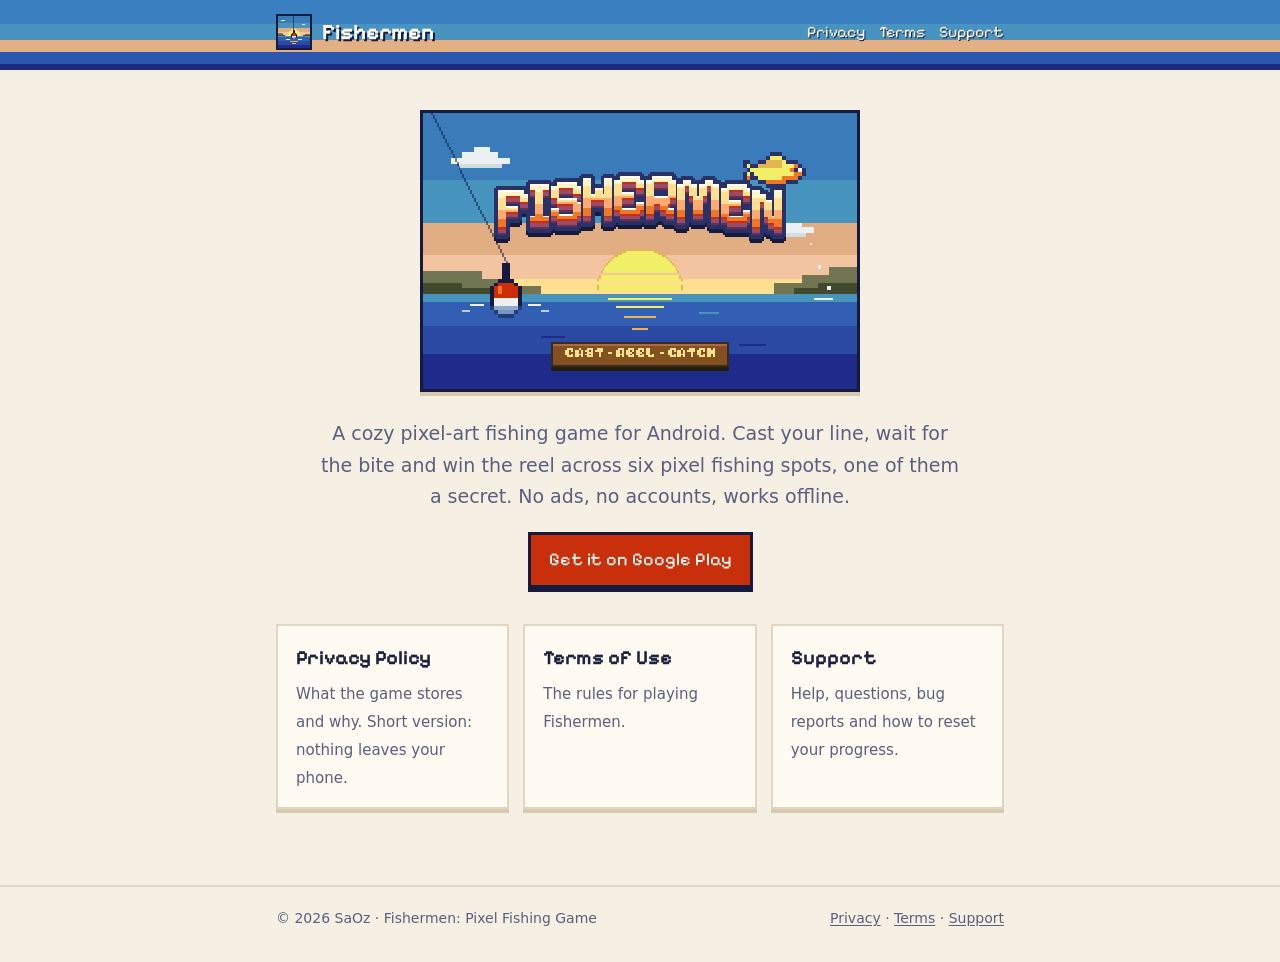
<file: docs/index.html>
<!doctype html>
<html lang="en">
<head>
<meta charset="utf-8">
<meta name="viewport" content="width=device-width, initial-scale=1">
<title>Fishermen: Pixel Fishing Game</title>
<meta name="description" content="A pixel-art fishing game for Android. Cast, wait for the bite, reel it in. Privacy policy, terms and support.">
<link rel="canonical" href="https://saidozaydin.github.io/fishermen-site/">
<link rel="icon" type="image/png" href="assets/img/icon_192.png">
<meta property="og:title" content="Fishermen: Pixel Fishing Game">
<meta property="og:description" content="A pixel-art fishing game for Android. Cast, wait for the bite, reel it in. Privacy policy, terms and support.">
<meta property="og:image" content="https://saidozaydin.github.io/fishermen-site/assets/img/icon_play_512.png">
<meta name="theme-color" content="#1e2a80">
<link rel="stylesheet" href="assets/site.css">
</head>
<body>
<header class="top">
  <div class="wrap">
    <a class="brand" href=""><img class="px" src="assets/img/icon_192.png" alt="" width="36" height="36">Fishermen</a>
    <nav class="links" aria-label="Main"><a href="privacy/">Privacy</a><a href="terms/">Terms</a><a href="support/">Support</a></nav>
  </div>
</header>
<main>
  <div class="wrap">
    <section class="hero">
      <img class="px" src="assets/img/logo_badge.png" alt="Fishermen: cast, reel, catch" width="440" height="280">
      <p>A cozy pixel-art fishing game for Android. Cast your line, wait for the bite and win the reel across six pixel fishing spots, one of them a secret. No ads, no accounts, works offline.</p>
      <a class="btn" href="https://play.google.com/store/apps/details?id=com.saoz.fishermen">Get it on Google Play</a>
    </section>

    <div class="tiles">
      <a class="tile" href="privacy/"><strong>Privacy Policy</strong><span>What the game stores and why. Short version: nothing leaves your phone.</span></a>
      <a class="tile" href="terms/"><strong>Terms of Use</strong><span>The rules for playing Fishermen.</span></a>
      <a class="tile" href="support/"><strong>Support</strong><span>Help, questions, bug reports and how to reset your progress.</span></a>
    </div>
  </div>
</main>
<footer>
  <div class="wrap">
    <span>&copy; 2026 SaOz &middot; Fishermen: Pixel Fishing Game</span>
    <span><a href="privacy/">Privacy</a> &middot; <a href="terms/">Terms</a> &middot; <a href="support/">Support</a></span>
  </div>
</footer>
</body>
</html>
</file>
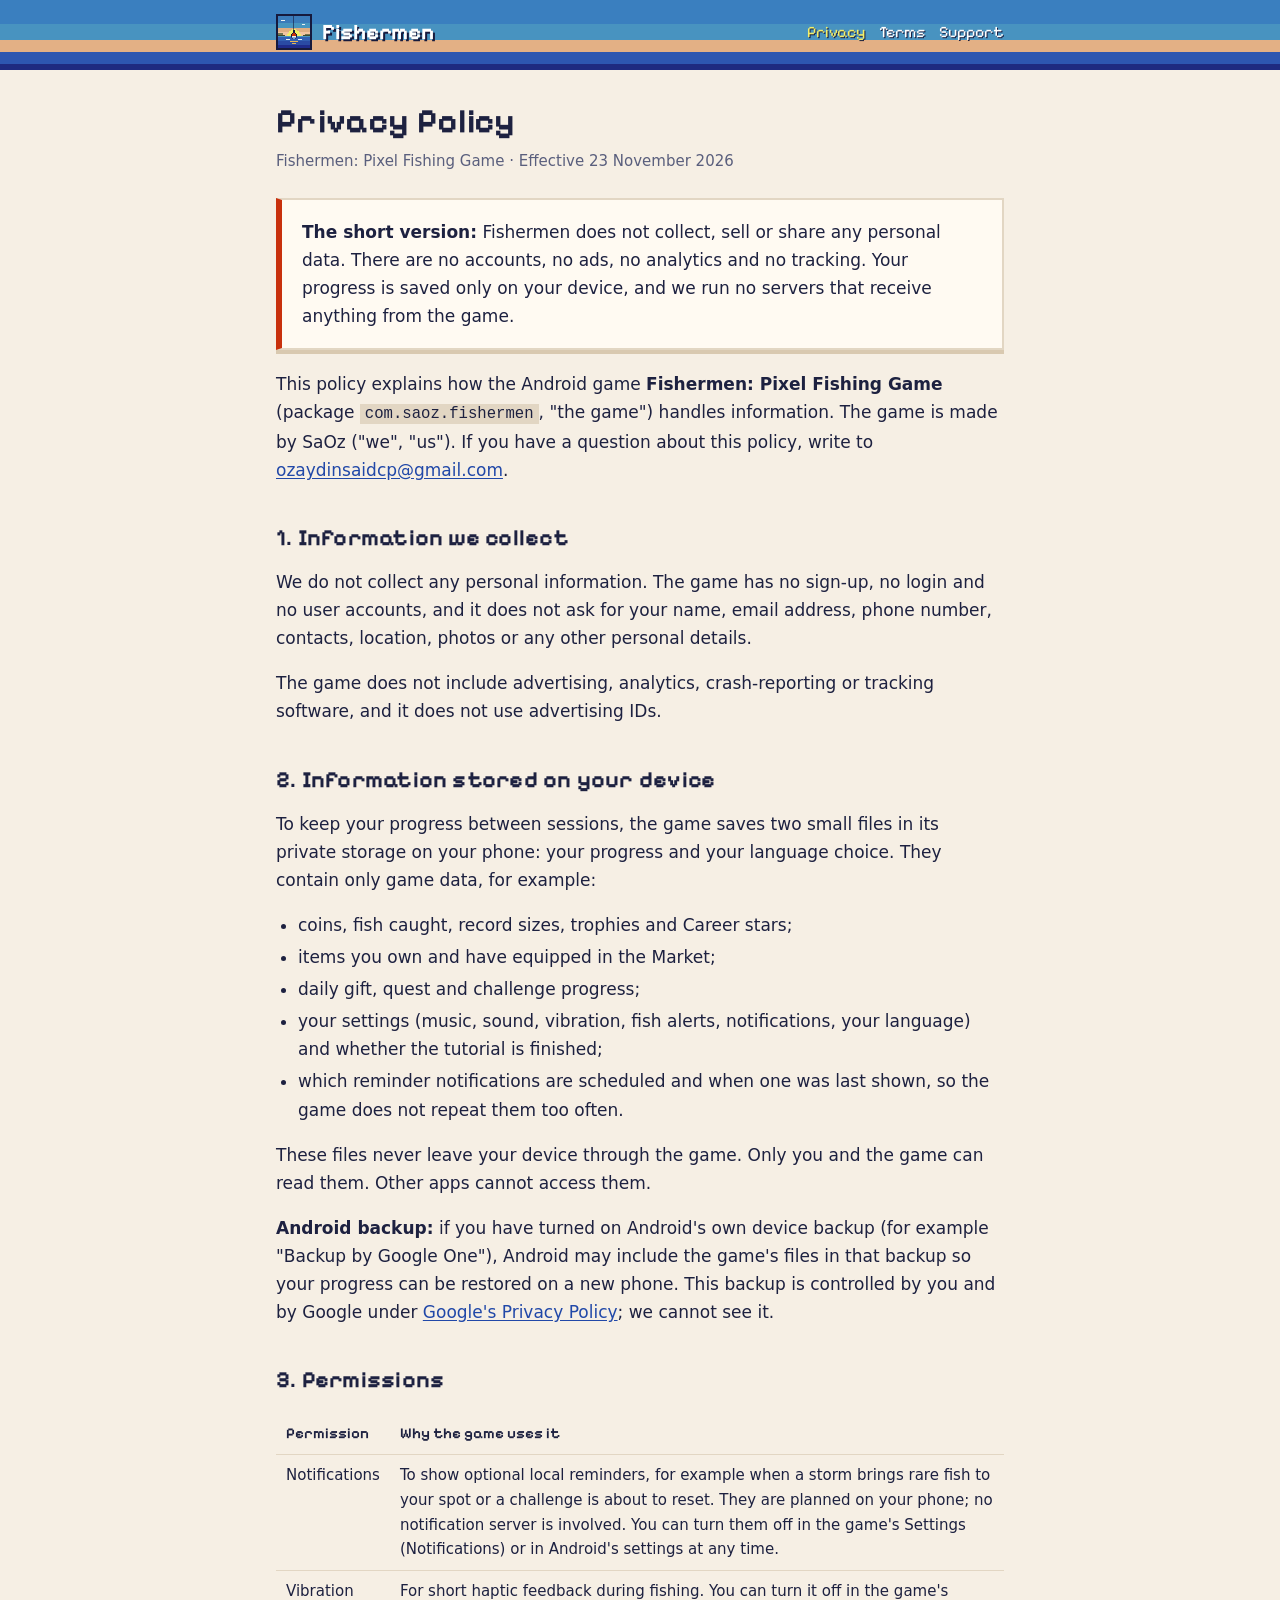
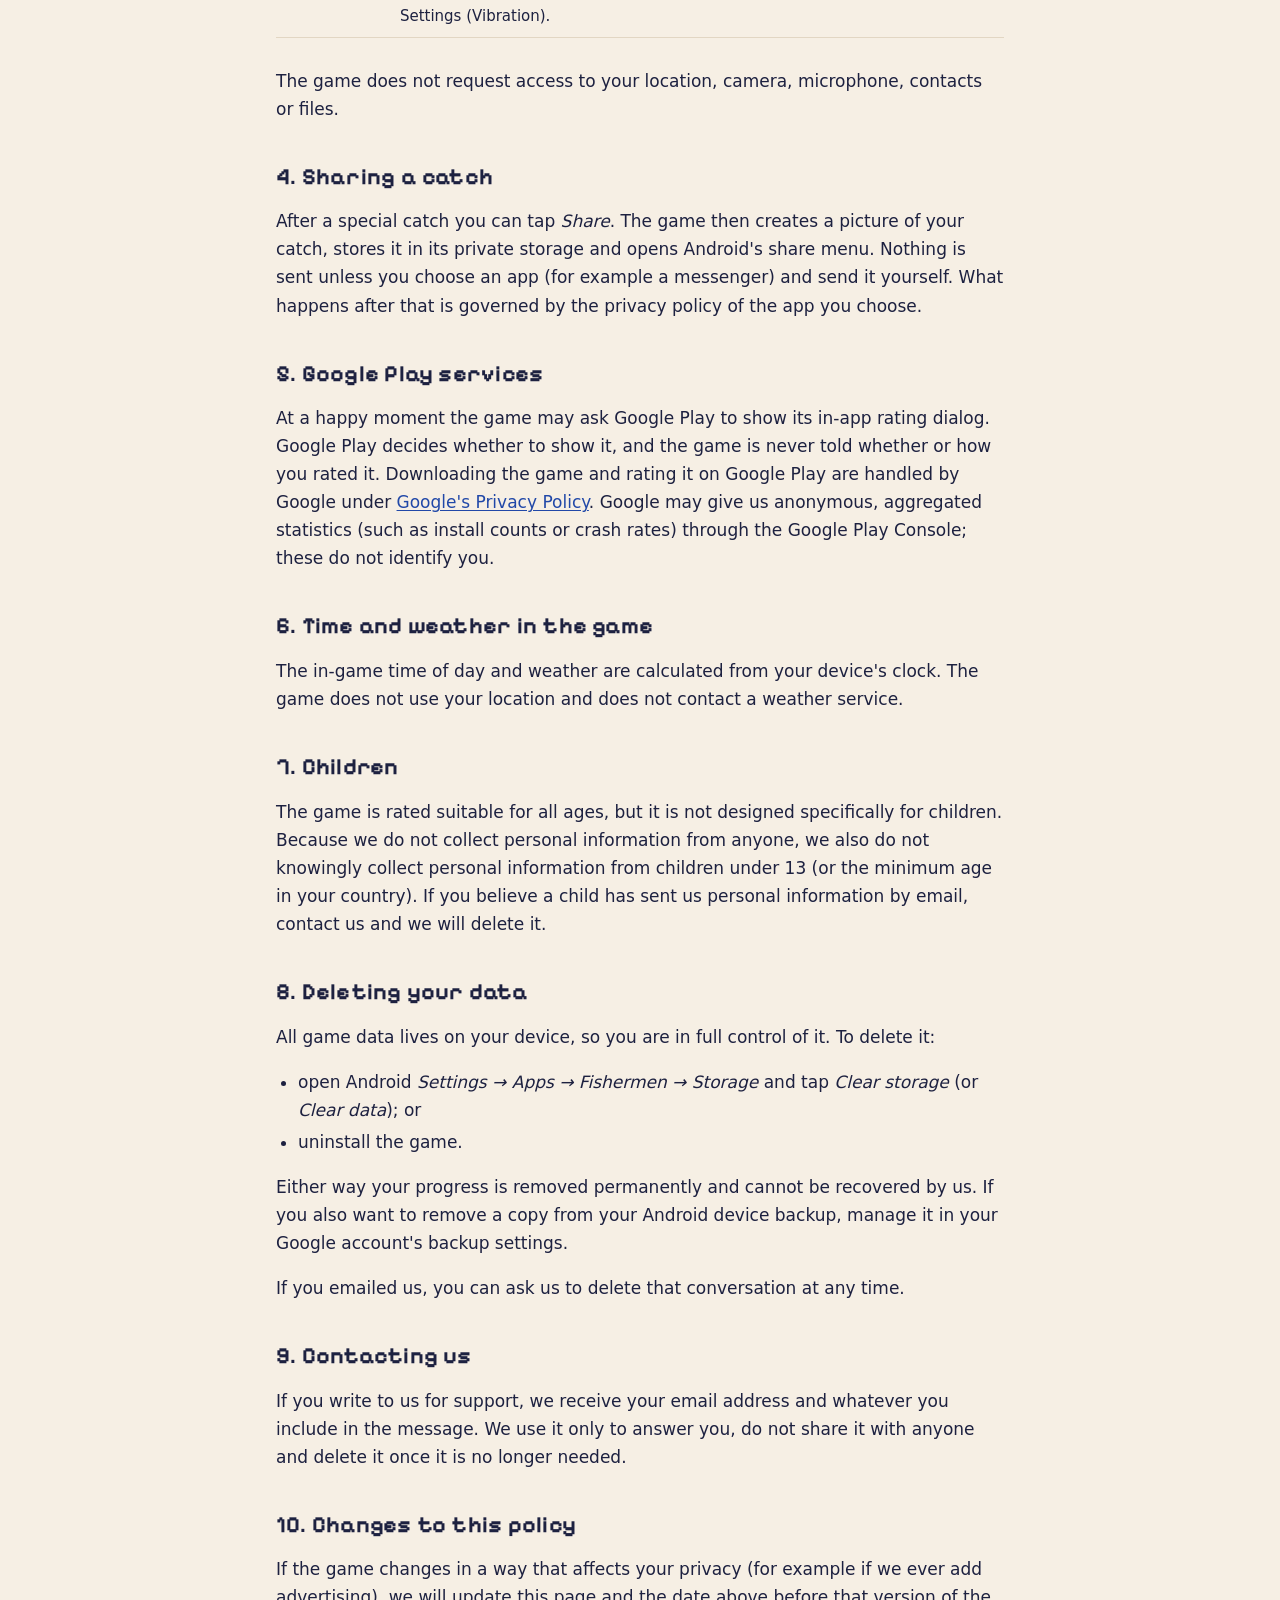
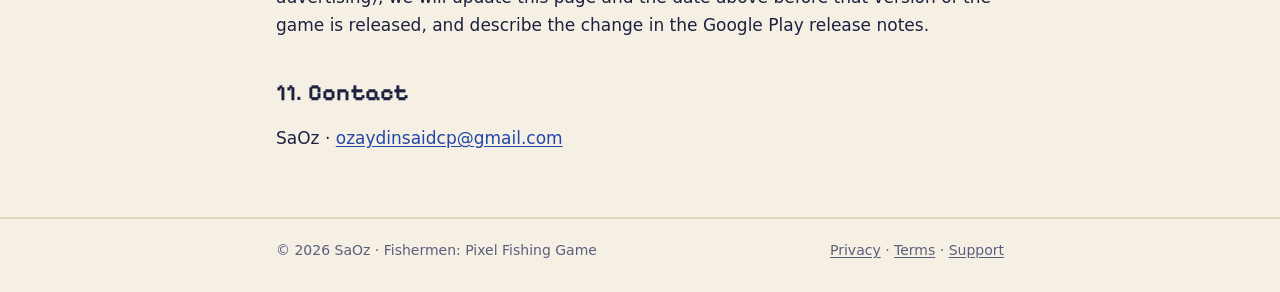
<file: docs/privacy/index.html>
<!doctype html>
<html lang="en">
<head>
<meta charset="utf-8">
<meta name="viewport" content="width=device-width, initial-scale=1">
<title>Privacy Policy · Fishermen</title>
<meta name="description" content="Privacy policy of Fishermen: Pixel Fishing Game for Android. No accounts, no ads, no analytics; your progress stays on your device.">
<link rel="canonical" href="https://saidozaydin.github.io/fishermen-site/privacy/">
<link rel="icon" type="image/png" href="../assets/img/icon_192.png">
<meta property="og:title" content="Privacy Policy · Fishermen">
<meta property="og:description" content="Privacy policy of Fishermen: Pixel Fishing Game for Android. No accounts, no ads, no analytics; your progress stays on your device.">
<meta property="og:image" content="https://saidozaydin.github.io/fishermen-site/assets/img/icon_play_512.png">
<meta name="theme-color" content="#1e2a80">
<link rel="stylesheet" href="../assets/site.css">
</head>
<body>
<header class="top">
  <div class="wrap">
    <a class="brand" href="../"><img class="px" src="../assets/img/icon_192.png" alt="" width="36" height="36">Fishermen</a>
    <nav class="links" aria-label="Main"><a href="../privacy/" aria-current="page">Privacy</a><a href="../terms/">Terms</a><a href="../support/">Support</a></nav>
  </div>
</header>
<main>
  <div class="wrap">
    <h1>Privacy Policy</h1>
    <p class="meta">Fishermen: Pixel Fishing Game &middot; Effective 23 November 2026</p>

    <div class="card summary">
      <p><strong>The short version:</strong> Fishermen does not collect, sell or share any personal data. There are no accounts, no ads, no analytics and no tracking. Your progress is saved only on your device, and we run no servers that receive anything from the game.</p>
    </div>

    <p>This policy explains how the Android game <strong>Fishermen: Pixel Fishing Game</strong> (package <code>com.saoz.fishermen</code>, "the game") handles information. The game is made by SaOz ("we", "us"). If you have a question about this policy, write to <a href="mailto:ozaydinsaidcp@gmail.com">ozaydinsaidcp@gmail.com</a>.</p>

    <h2>1. Information we collect</h2>
    <p>We do not collect any personal information. The game has no sign-up, no login and no user accounts, and it does not ask for your name, email address, phone number, contacts, location, photos or any other personal details.</p>
    <p>The game does not include advertising, analytics, crash-reporting or tracking software, and it does not use advertising IDs.</p>

    <h2>2. Information stored on your device</h2>
    <p>To keep your progress between sessions, the game saves two small files in its private storage on your phone: your progress and your language choice. They contain only game data, for example:</p>
    <ul>
      <li>coins, fish caught, record sizes, trophies and Career stars;</li>
      <li>items you own and have equipped in the Market;</li>
      <li>daily gift, quest and challenge progress;</li>
      <li>your settings (music, sound, vibration, fish alerts, notifications, your language) and whether the tutorial is finished;</li>
      <li>which reminder notifications are scheduled and when one was last shown, so the game does not repeat them too often.</li>
    </ul>
    <p>These files never leave your device through the game. Only you and the game can read them. Other apps cannot access them.</p>
    <p><strong>Android backup:</strong> if you have turned on Android's own device backup (for example "Backup by Google One"), Android may include the game's files in that backup so your progress can be restored on a new phone. This backup is controlled by you and by Google under <a href="https://policies.google.com/privacy">Google's Privacy Policy</a>; we cannot see it.</p>

    <h2>3. Permissions</h2>
    <div class="table-scroll">
    <table>
      <thead><tr><th>Permission</th><th>Why the game uses it</th></tr></thead>
      <tbody>
        <tr><td>Notifications</td><td>To show optional local reminders, for example when a storm brings rare fish to your spot or a challenge is about to reset. They are planned on your phone; no notification server is involved. You can turn them off in the game's Settings (Notifications) or in Android's settings at any time.</td></tr>
        <tr><td>Vibration</td><td>For short haptic feedback during fishing. You can turn it off in the game's Settings (Vibration).</td></tr>
      </tbody>
    </table>
    </div>
    <p>The game does not request access to your location, camera, microphone, contacts or files.</p>

    <h2>4. Sharing a catch</h2>
    <p>After a special catch you can tap <em>Share</em>. The game then creates a picture of your catch, stores it in its private storage and opens Android's share menu. Nothing is sent unless you choose an app (for example a messenger) and send it yourself. What happens after that is governed by the privacy policy of the app you choose.</p>

    <h2>5. Google Play services</h2>
    <p>At a happy moment the game may ask Google Play to show its in-app rating dialog. Google Play decides whether to show it, and the game is never told whether or how you rated it. Downloading the game and rating it on Google Play are handled by Google under <a href="https://policies.google.com/privacy">Google's Privacy Policy</a>. Google may give us anonymous, aggregated statistics (such as install counts or crash rates) through the Google Play Console; these do not identify you.</p>

    <h2>6. Time and weather in the game</h2>
    <p>The in-game time of day and weather are calculated from your device's clock. The game does not use your location and does not contact a weather service.</p>

    <h2>7. Children</h2>
    <p>The game is rated suitable for all ages, but it is not designed specifically for children. Because we do not collect personal information from anyone, we also do not knowingly collect personal information from children under 13 (or the minimum age in your country). If you believe a child has sent us personal information by email, contact us and we will delete it.</p>

    <h2 id="delete">8. Deleting your data</h2>
    <p>All game data lives on your device, so you are in full control of it. To delete it:</p>
    <ul>
      <li>open Android <em>Settings &rarr; Apps &rarr; Fishermen &rarr; Storage</em> and tap <em>Clear storage</em> (or <em>Clear data</em>); or</li>
      <li>uninstall the game.</li>
    </ul>
    <p>Either way your progress is removed permanently and cannot be recovered by us. If you also want to remove a copy from your Android device backup, manage it in your Google account's backup settings.</p>
    <p>If you emailed us, you can ask us to delete that conversation at any time.</p>

    <h2>9. Contacting us</h2>
    <p>If you write to us for support, we receive your email address and whatever you include in the message. We use it only to answer you, do not share it with anyone and delete it once it is no longer needed.</p>

    <h2>10. Changes to this policy</h2>
    <p>If the game changes in a way that affects your privacy (for example if we ever add advertising), we will update this page and the date above before that version of the game is released, and describe the change in the Google Play release notes.</p>

    <h2>11. Contact</h2>
    <p>SaOz &middot; <a href="mailto:ozaydinsaidcp@gmail.com">ozaydinsaidcp@gmail.com</a></p>
  </div>
</main>
<footer>
  <div class="wrap">
    <span>&copy; 2026 SaOz &middot; Fishermen: Pixel Fishing Game</span>
    <span><a href="../privacy/">Privacy</a> &middot; <a href="../terms/">Terms</a> &middot; <a href="../support/">Support</a></span>
  </div>
</footer>
</body>
</html>
</file>
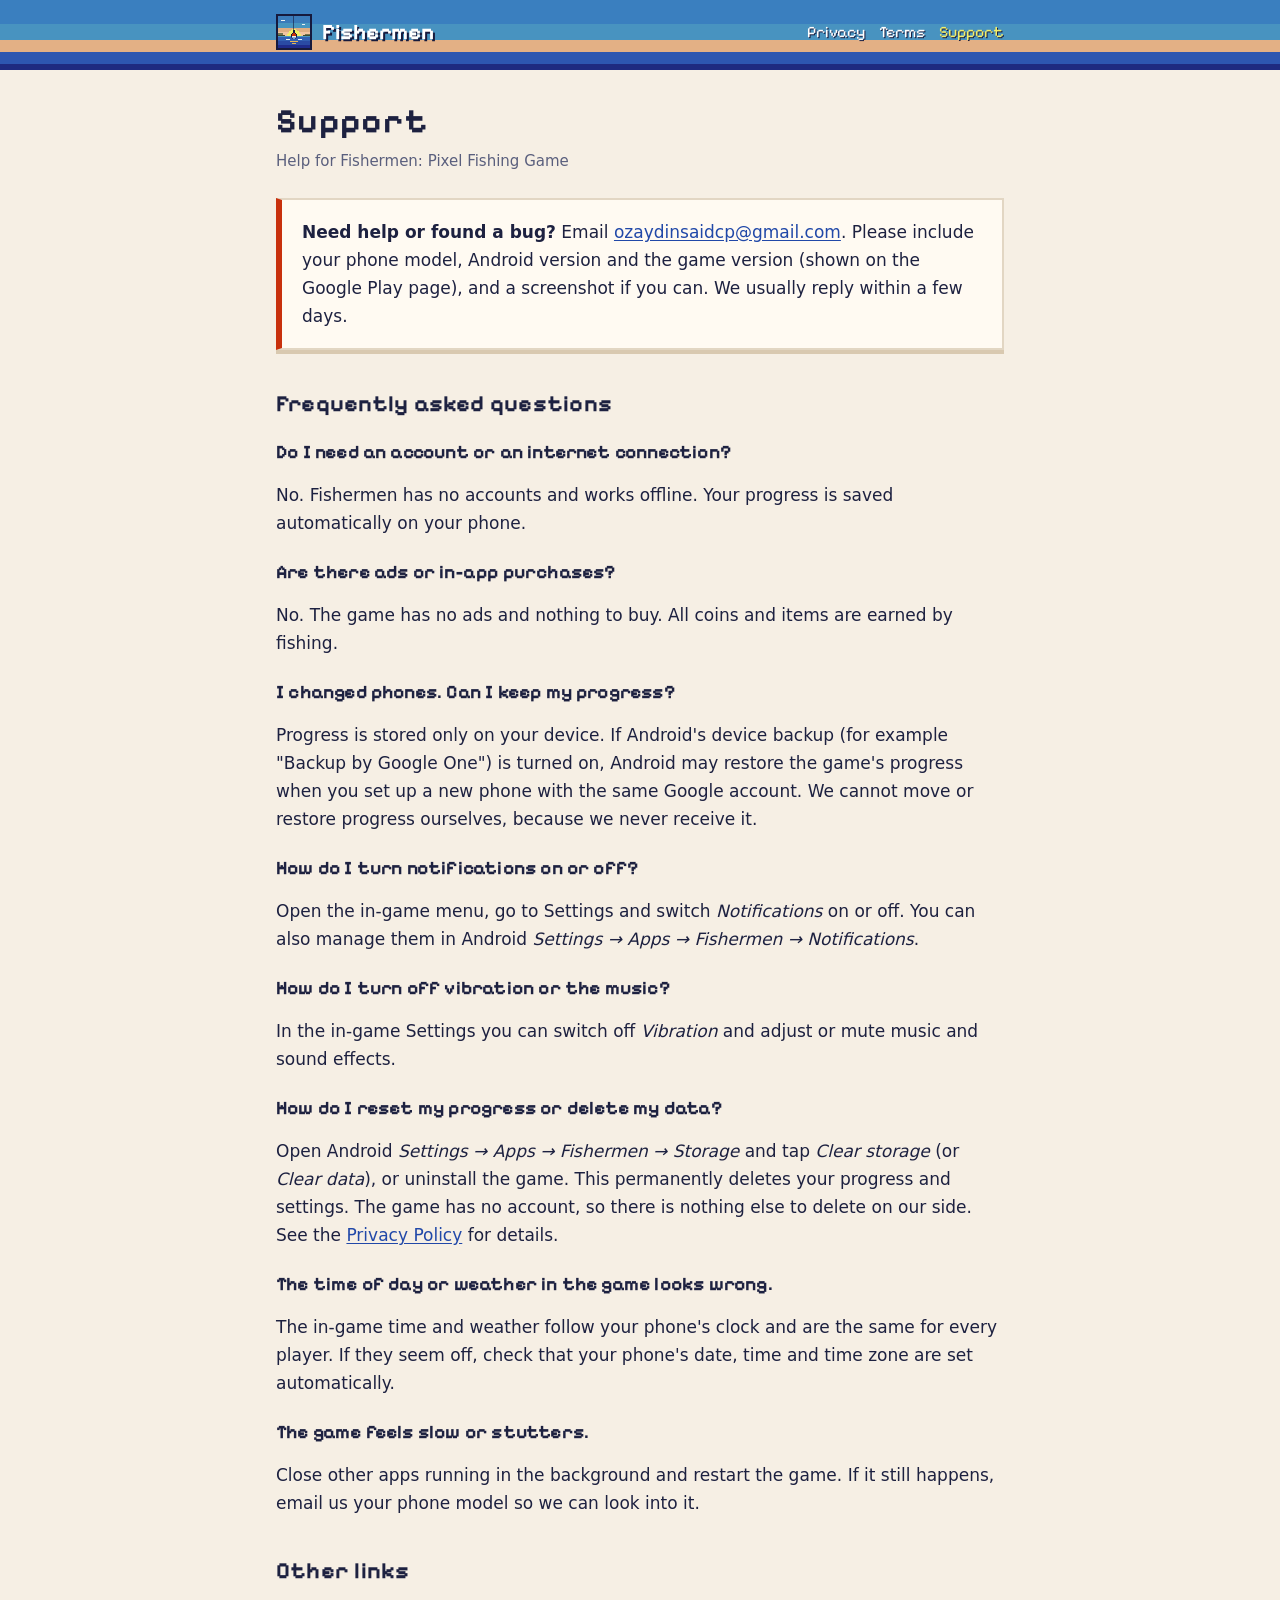
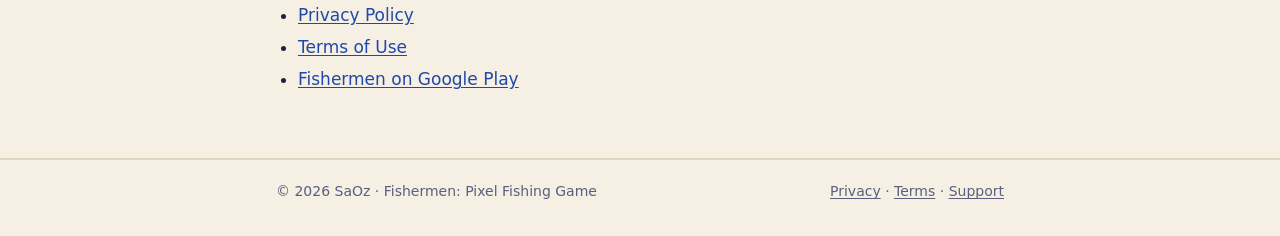
<file: docs/support/index.html>
<!doctype html>
<html lang="en">
<head>
<meta charset="utf-8">
<meta name="viewport" content="width=device-width, initial-scale=1">
<title>Support · Fishermen</title>
<meta name="description" content="Help and contact for Fishermen: Pixel Fishing Game. Questions, bug reports, notifications and resetting your progress.">
<link rel="canonical" href="https://saidozaydin.github.io/fishermen-site/support/">
<link rel="icon" type="image/png" href="../assets/img/icon_192.png">
<meta property="og:title" content="Support · Fishermen">
<meta property="og:description" content="Help and contact for Fishermen: Pixel Fishing Game. Questions, bug reports, notifications and resetting your progress.">
<meta property="og:image" content="https://saidozaydin.github.io/fishermen-site/assets/img/icon_play_512.png">
<meta name="theme-color" content="#1e2a80">
<link rel="stylesheet" href="../assets/site.css">
</head>
<body>
<header class="top">
  <div class="wrap">
    <a class="brand" href="../"><img class="px" src="../assets/img/icon_192.png" alt="" width="36" height="36">Fishermen</a>
    <nav class="links" aria-label="Main"><a href="../privacy/">Privacy</a><a href="../terms/">Terms</a><a href="../support/" aria-current="page">Support</a></nav>
  </div>
</header>
<main>
  <div class="wrap">
    <h1>Support</h1>
    <p class="meta">Help for Fishermen: Pixel Fishing Game</p>

    <div class="card summary">
      <p><strong>Need help or found a bug?</strong> Email <a href="mailto:ozaydinsaidcp@gmail.com?subject=Fishermen%20support">ozaydinsaidcp@gmail.com</a>. Please include your phone model, Android version and the game version (shown on the Google Play page), and a screenshot if you can. We usually reply within a few days.</p>
    </div>

    <h2>Frequently asked questions</h2>

    <h3>Do I need an account or an internet connection?</h3>
    <p>No. Fishermen has no accounts and works offline. Your progress is saved automatically on your phone.</p>

    <h3>Are there ads or in-app purchases?</h3>
    <p>No. The game has no ads and nothing to buy. All coins and items are earned by fishing.</p>

    <h3>I changed phones. Can I keep my progress?</h3>
    <p>Progress is stored only on your device. If Android's device backup (for example "Backup by Google One") is turned on, Android may restore the game's progress when you set up a new phone with the same Google account. We cannot move or restore progress ourselves, because we never receive it.</p>

    <h3>How do I turn notifications on or off?</h3>
    <p>Open the in-game menu, go to Settings and switch <em>Notifications</em> on or off. You can also manage them in Android <em>Settings &rarr; Apps &rarr; Fishermen &rarr; Notifications</em>.</p>

    <h3>How do I turn off vibration or the music?</h3>
    <p>In the in-game Settings you can switch off <em>Vibration</em> and adjust or mute music and sound effects.</p>

    <h3 id="reset">How do I reset my progress or delete my data?</h3>
    <p>Open Android <em>Settings &rarr; Apps &rarr; Fishermen &rarr; Storage</em> and tap <em>Clear storage</em> (or <em>Clear data</em>), or uninstall the game. This permanently deletes your progress and settings. The game has no account, so there is nothing else to delete on our side. See the <a href="../privacy/#delete">Privacy Policy</a> for details.</p>

    <h3>The time of day or weather in the game looks wrong.</h3>
    <p>The in-game time and weather follow your phone's clock and are the same for every player. If they seem off, check that your phone's date, time and time zone are set automatically.</p>

    <h3>The game feels slow or stutters.</h3>
    <p>Close other apps running in the background and restart the game. If it still happens, email us your phone model so we can look into it.</p>

    <h2>Other links</h2>
    <ul>
      <li><a href="../privacy/">Privacy Policy</a></li>
      <li><a href="../terms/">Terms of Use</a></li>
      <li><a href="https://play.google.com/store/apps/details?id=com.saoz.fishermen">Fishermen on Google Play</a></li>
    </ul>
  </div>
</main>
<footer>
  <div class="wrap">
    <span>&copy; 2026 SaOz &middot; Fishermen: Pixel Fishing Game</span>
    <span><a href="../privacy/">Privacy</a> &middot; <a href="../terms/">Terms</a> &middot; <a href="../support/">Support</a></span>
  </div>
</footer>
</body>
</html>
</file>
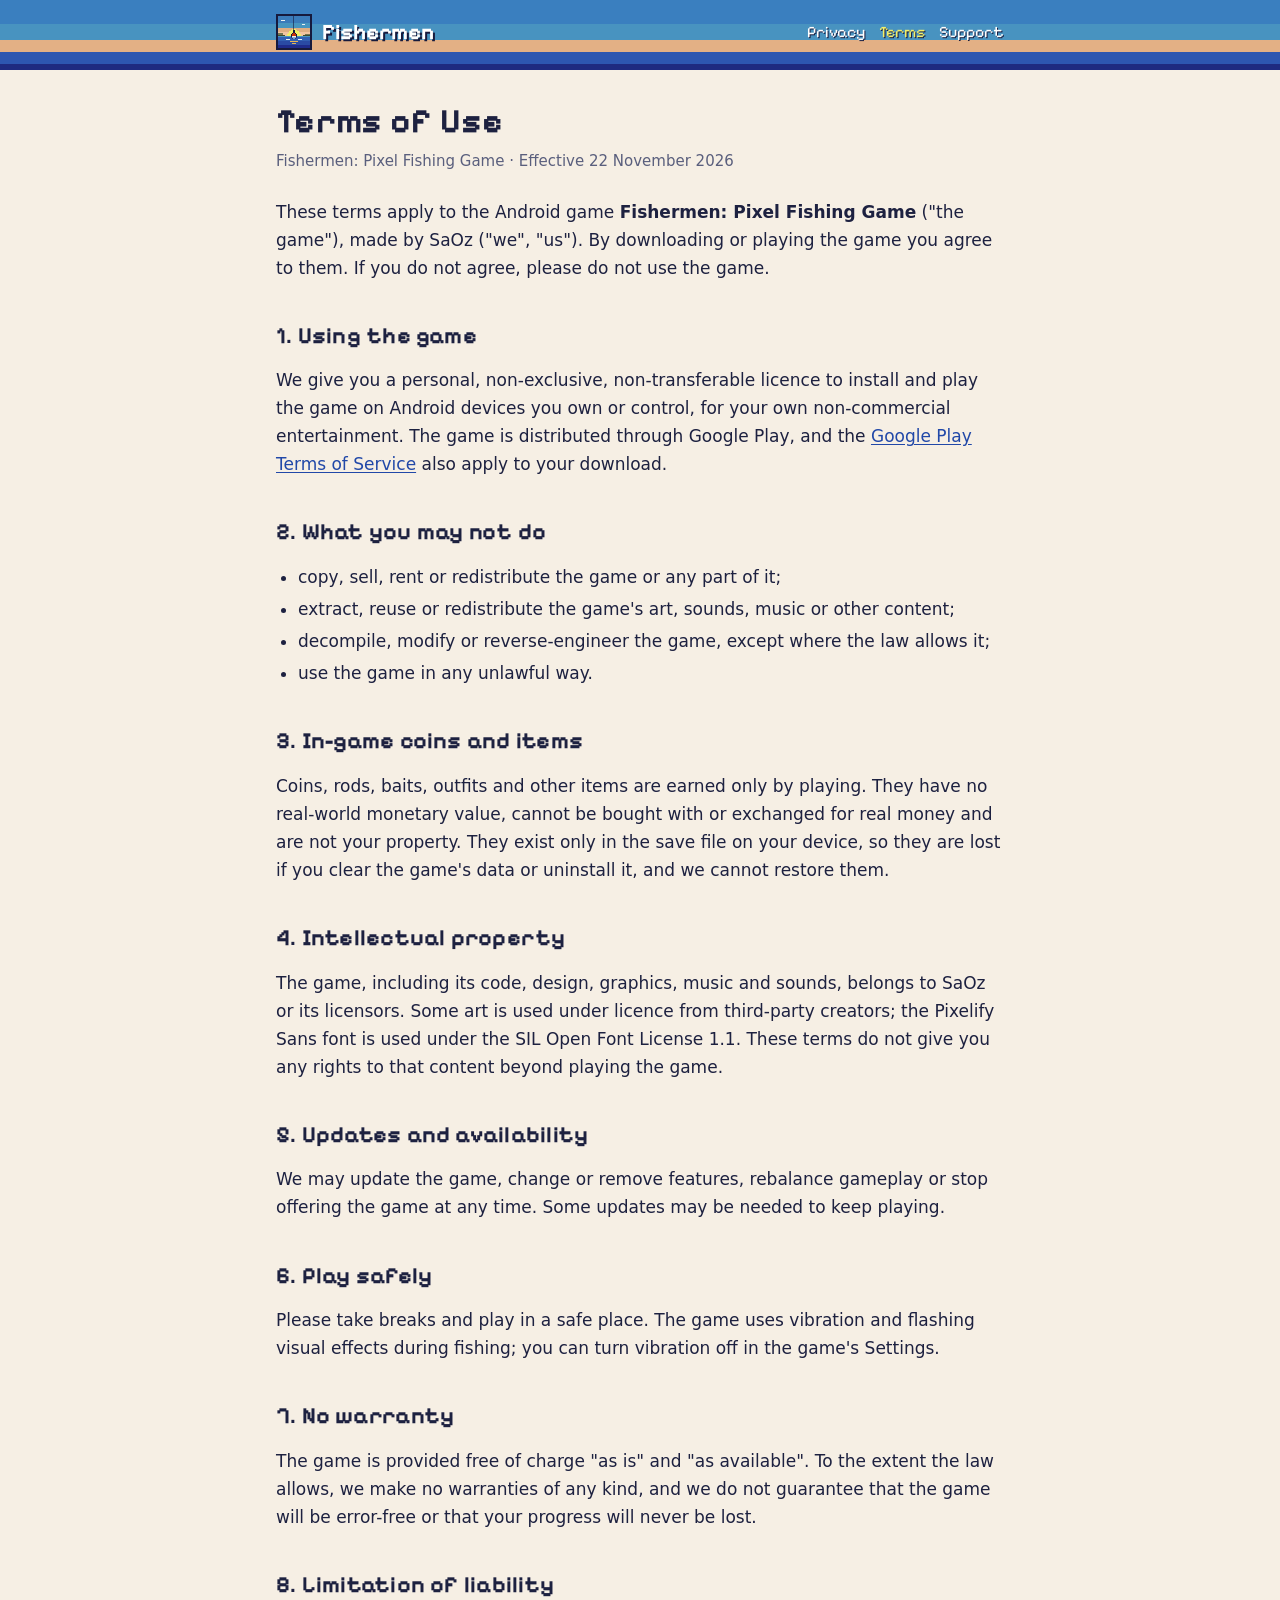
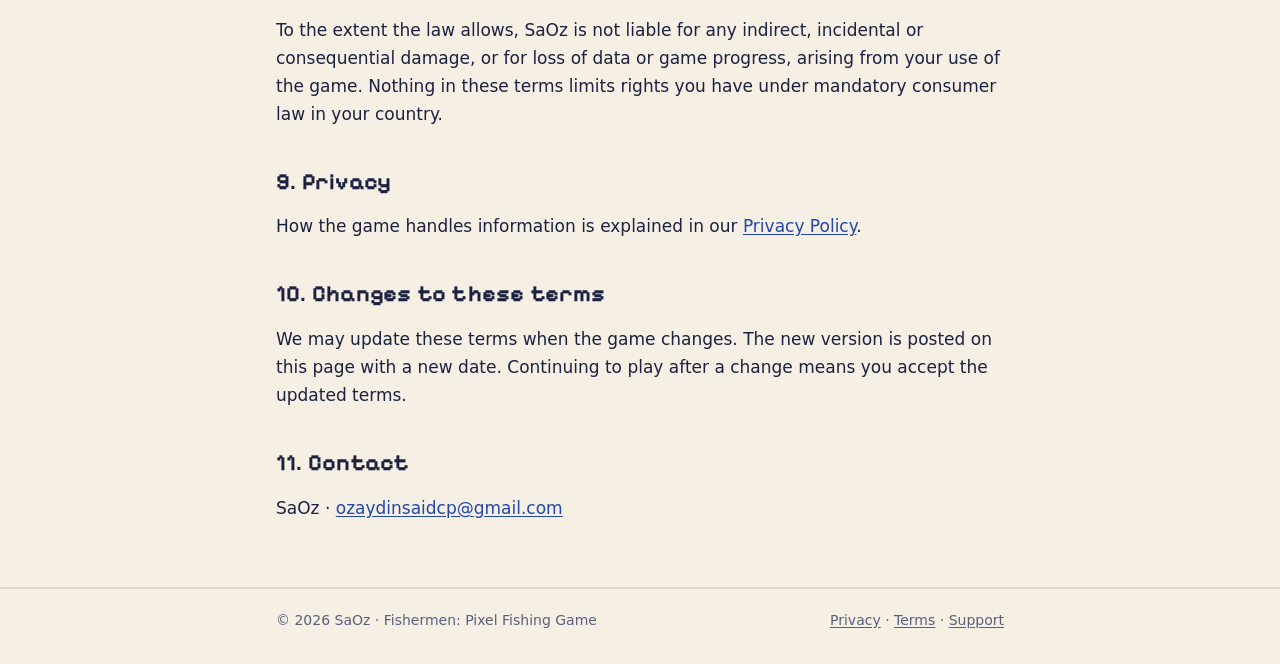
<file: docs/terms/index.html>
<!doctype html>
<html lang="en">
<head>
<meta charset="utf-8">
<meta name="viewport" content="width=device-width, initial-scale=1">
<title>Terms of Use · Fishermen</title>
<meta name="description" content="Terms of use for Fishermen: Pixel Fishing Game for Android.">
<link rel="canonical" href="https://saidozaydin.github.io/fishermen-site/terms/">
<link rel="icon" type="image/png" href="../assets/img/icon_192.png">
<meta property="og:title" content="Terms of Use · Fishermen">
<meta property="og:description" content="Terms of use for Fishermen: Pixel Fishing Game for Android.">
<meta property="og:image" content="https://saidozaydin.github.io/fishermen-site/assets/img/icon_play_512.png">
<meta name="theme-color" content="#1e2a80">
<link rel="stylesheet" href="../assets/site.css">
</head>
<body>
<header class="top">
  <div class="wrap">
    <a class="brand" href="../"><img class="px" src="../assets/img/icon_192.png" alt="" width="36" height="36">Fishermen</a>
    <nav class="links" aria-label="Main"><a href="../privacy/">Privacy</a><a href="../terms/" aria-current="page">Terms</a><a href="../support/">Support</a></nav>
  </div>
</header>
<main>
  <div class="wrap">
    <h1>Terms of Use</h1>
    <p class="meta">Fishermen: Pixel Fishing Game &middot; Effective 22 November 2026</p>

    <p>These terms apply to the Android game <strong>Fishermen: Pixel Fishing Game</strong> ("the game"), made by SaOz ("we", "us"). By downloading or playing the game you agree to them. If you do not agree, please do not use the game.</p>

    <h2>1. Using the game</h2>
    <p>We give you a personal, non-exclusive, non-transferable licence to install and play the game on Android devices you own or control, for your own non-commercial entertainment. The game is distributed through Google Play, and the <a href="https://play.google.com/about/play-terms/">Google Play Terms of Service</a> also apply to your download.</p>

    <h2>2. What you may not do</h2>
    <ul>
      <li>copy, sell, rent or redistribute the game or any part of it;</li>
      <li>extract, reuse or redistribute the game's art, sounds, music or other content;</li>
      <li>decompile, modify or reverse-engineer the game, except where the law allows it;</li>
      <li>use the game in any unlawful way.</li>
    </ul>

    <h2>3. In-game coins and items</h2>
    <p>Coins, rods, baits, outfits and other items are earned only by playing. They have no real-world monetary value, cannot be bought with or exchanged for real money and are not your property. They exist only in the save file on your device, so they are lost if you clear the game's data or uninstall it, and we cannot restore them.</p>

    <h2>4. Intellectual property</h2>
    <p>The game, including its code, design, graphics, music and sounds, belongs to SaOz or its licensors. Some art is used under licence from third-party creators; the Pixelify Sans font is used under the SIL Open Font License 1.1. These terms do not give you any rights to that content beyond playing the game.</p>

    <h2>5. Updates and availability</h2>
    <p>We may update the game, change or remove features, rebalance gameplay or stop offering the game at any time. Some updates may be needed to keep playing.</p>

    <h2>6. Play safely</h2>
    <p>Please take breaks and play in a safe place. The game uses vibration and flashing visual effects during fishing; you can turn vibration off in the game's Settings.</p>

    <h2>7. No warranty</h2>
    <p>The game is provided free of charge "as is" and "as available". To the extent the law allows, we make no warranties of any kind, and we do not guarantee that the game will be error-free or that your progress will never be lost.</p>

    <h2>8. Limitation of liability</h2>
    <p>To the extent the law allows, SaOz is not liable for any indirect, incidental or consequential damage, or for loss of data or game progress, arising from your use of the game. Nothing in these terms limits rights you have under mandatory consumer law in your country.</p>

    <h2>9. Privacy</h2>
    <p>How the game handles information is explained in our <a href="../privacy/">Privacy Policy</a>.</p>

    <h2>10. Changes to these terms</h2>
    <p>We may update these terms when the game changes. The new version is posted on this page with a new date. Continuing to play after a change means you accept the updated terms.</p>

    <h2>11. Contact</h2>
    <p>SaOz &middot; <a href="mailto:ozaydinsaidcp@gmail.com">ozaydinsaidcp@gmail.com</a></p>
  </div>
</main>
<footer>
  <div class="wrap">
    <span>&copy; 2026 SaOz &middot; Fishermen: Pixel Fishing Game</span>
    <span><a href="../privacy/">Privacy</a> &middot; <a href="../terms/">Terms</a> &middot; <a href="../support/">Support</a></span>
  </div>
</footer>
</body>
</html>
</file>
<file: docs/assets/site.css>
@font-face {
  font-family: "Pixelify Sans";
  src: url("PixelifySans.ttf") format("truetype");
  font-weight: 400 700;
  font-display: swap;
}

:root {
  --sky: #3a7fbf;
  --sky-2: #4893c0;
  --sand: #e3b085;
  --sun: #f3ef6a;
  --bobber: #c8300c;
  --sea: #2d56b0;
  --deep: #1e2a80;
  --ink: #161a3d;

  --bg: #f6efe4;
  --card: #fffaf2;
  --text: #1d2140;
  --muted: #5a5f7d;
  --line: #e2d6c3;
  --link: #2148a8;
  --accent: var(--bobber);
  --shadow: 0 4px 0 #d9c9b0;
}

@media (prefers-color-scheme: dark) {
  :root {
    --bg: #11142e;
    --card: #1a1f45;
    --text: #eef0ff;
    --muted: #a9aed6;
    --line: #2c3268;
    --link: #8fb7ff;
    --accent: #ff7a50;
    --shadow: 0 4px 0 #0b0d22;
  }
}

* { box-sizing: border-box; }

html { -webkit-text-size-adjust: 100%; }

body {
  margin: 0;
  background: var(--bg);
  color: var(--text);
  font: 17px/1.65 system-ui, -apple-system, "Segoe UI", Roboto, "Helvetica Neue", Arial, sans-serif;
}

a { color: var(--link); text-underline-offset: 2px; }
a:hover { color: var(--accent); }

img.px { image-rendering: pixelated; image-rendering: crisp-edges; }

.wrap { max-width: 760px; margin: 0 auto; padding: 0 16px; }

/* Header: a little pixel sunset strip */
.top {
  background:
    linear-gradient(var(--sky) 0 38%, var(--sky-2) 38% 62%, var(--sand) 62% 82%, var(--sea) 82% 100%);
  border-bottom: 6px solid var(--deep);
}
.top .wrap {
  display: flex;
  align-items: center;
  justify-content: space-between;
  gap: 12px;
  min-height: 64px;
}
.brand {
  display: flex;
  align-items: center;
  gap: 10px;
  text-decoration: none;
  color: #fff;
  font-family: "Pixelify Sans", system-ui, sans-serif;
  font-size: 22px;
  font-weight: 700;
  text-shadow: 2px 2px 0 var(--ink);
}
.brand:hover { color: var(--sun); }
.brand img { width: 36px; height: 36px; border: 2px solid var(--ink); }

nav.links { display: flex; flex-wrap: wrap; gap: 4px 14px; justify-content: flex-end; }
nav.links a {
  color: #fff;
  text-decoration: none;
  font-family: "Pixelify Sans", system-ui, sans-serif;
  font-size: 16px;
  text-shadow: 1px 1px 0 var(--ink);
}
nav.links a:hover, nav.links a[aria-current="page"] { color: var(--sun); }

main { padding: 32px 0 48px; }

h1, h2, h3 {
  font-family: "Pixelify Sans", system-ui, sans-serif;
  line-height: 1.2;
  letter-spacing: 0.01em;
}
h1 { font-size: 34px; margin: 0 0 6px; }
h2 { font-size: 23px; margin: 36px 0 8px; padding-top: 4px; }
h3 { font-size: 19px; margin: 24px 0 6px; }

.meta { color: var(--muted); margin: 0 0 24px; font-size: 15px; }

.card {
  background: var(--card);
  border: 2px solid var(--line);
  box-shadow: var(--shadow);
  padding: 18px 20px;
  margin: 20px 0;
}
.card > :first-child { margin-top: 0; }
.card > :last-child { margin-bottom: 0; }

.summary { border-left: 6px solid var(--accent); }

ul, ol { padding-left: 22px; }
li { margin: 4px 0; }

table { width: 100%; border-collapse: collapse; font-size: 15px; margin: 12px 0; }
th, td { text-align: left; vertical-align: top; padding: 8px 10px; border-bottom: 1px solid var(--line); }
th { font-family: "Pixelify Sans", system-ui, sans-serif; font-weight: 600; }
.table-scroll { overflow-x: auto; }

code { font-size: 0.92em; background: var(--line); padding: 1px 5px; }

/* Home */
.hero { text-align: center; padding: 8px 0 8px; }
.hero img { width: 100%; max-width: 440px; height: auto; border: 3px solid var(--ink); box-shadow: var(--shadow); }
.hero p { font-size: 19px; color: var(--muted); margin: 18px auto 0; max-width: 34em; }
.tiles { display: grid; grid-template-columns: repeat(auto-fit, minmax(200px, 1fr)); gap: 14px; margin: 28px 0; }
.tile {
  display: block;
  background: var(--card);
  border: 2px solid var(--line);
  box-shadow: var(--shadow);
  padding: 16px 18px;
  text-decoration: none;
  color: var(--text);
}
.tile:hover { border-color: var(--accent); color: var(--text); }
.tile strong { display: block; font-family: "Pixelify Sans", system-ui, sans-serif; font-size: 20px; margin-bottom: 4px; }
.tile span { color: var(--muted); font-size: 15px; }

.btn {
  display: inline-block;
  margin-top: 20px;
  background: var(--bobber);
  color: #fff;
  font-family: "Pixelify Sans", system-ui, sans-serif;
  font-size: 18px;
  text-decoration: none;
  padding: 10px 18px;
  border: 3px solid var(--ink);
  box-shadow: 0 4px 0 var(--ink);
}
.btn:hover { color: var(--sun); }

footer {
  border-top: 2px solid var(--line);
  padding: 20px 0 32px;
  color: var(--muted);
  font-size: 14px;
}
footer .wrap { display: flex; flex-wrap: wrap; gap: 6px 18px; justify-content: space-between; }
footer a { color: var(--muted); }

@media (max-width: 520px) {
  body { font-size: 16px; }
  h1 { font-size: 28px; }
  .top .wrap { flex-direction: column; align-items: flex-start; padding-top: 10px; padding-bottom: 10px; }
  nav.links { justify-content: flex-start; }
}
</file>
